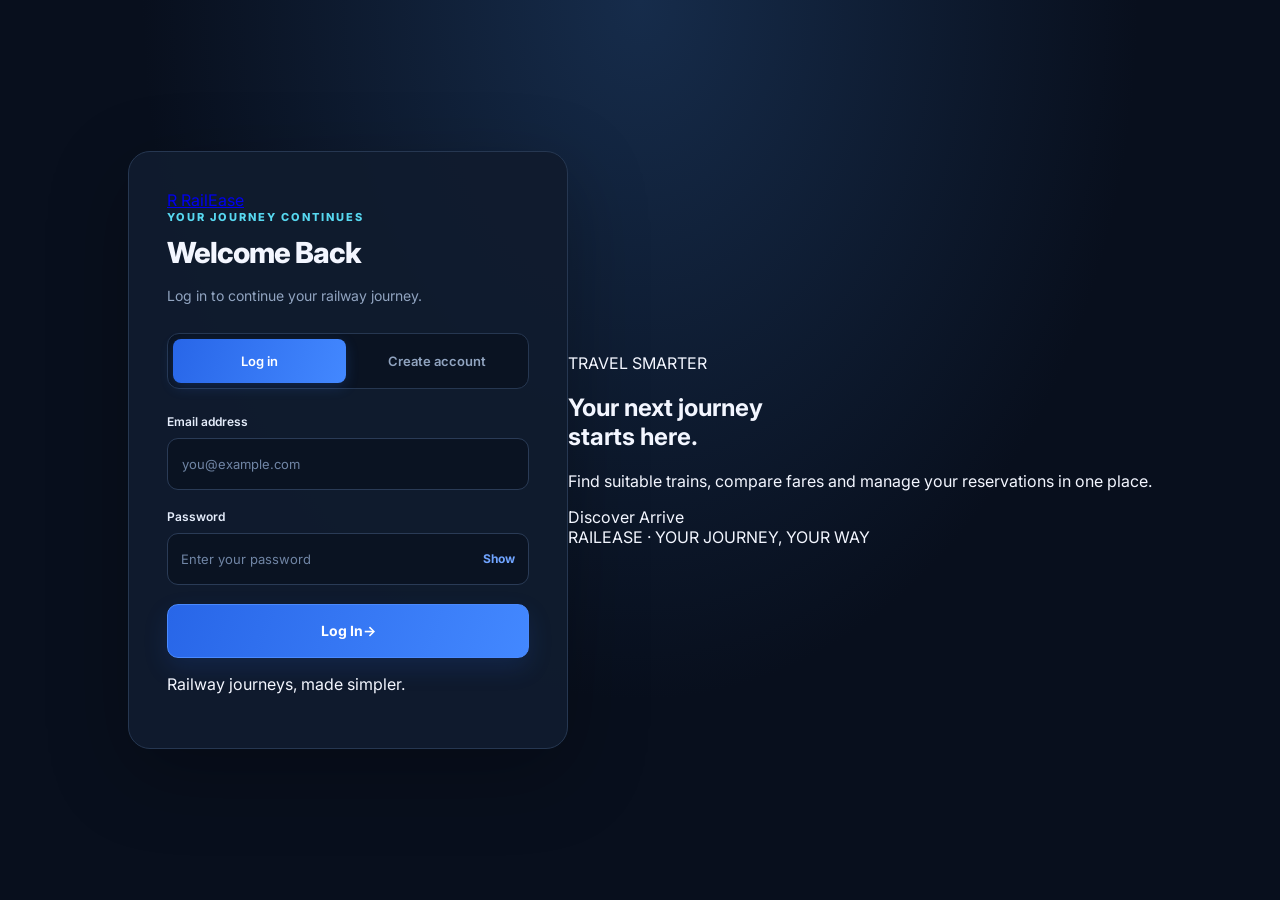
<file: frontend/login.html>
<!DOCTYPE html>
<html lang="en">
<head>
    <meta charset="UTF-8">
    <meta name="viewport" content="width=device-width, initial-scale=1.0">
    <title>RailEase | Welcome</title>
    <link rel="stylesheet" href="auth.css">
    <script src="auth.js" defer></script>
</head>
<body>
    <main class="auth-container">
        <section class="auth-card">
            <a class="brand" href="login.html">
                <span class="brand-icon">R</span>
                <span>Rail<span class="brand-accent">Ease</span></span>
            </a>

            <div class="auth-heading">
                <p id="form-kicker" class="eyebrow">YOUR JOURNEY CONTINUES</p>
                <h1 id="form-title">Welcome Back</h1>
                <p id="form-description">
                    Log in to continue your railway journey.
                </p>
            </div>

            <div class="auth-tabs" role="tablist">
                <button type="button" id="login-tab"
                        class="auth-tab active" role="tab"
                        aria-selected="true">
                    Log in
                </button>
                <button type="button" id="signup-tab"
                        class="auth-tab" role="tab"
                        aria-selected="false">
                    Create account
                </button>
            </div>

            <form id="auth-form">
                <div class="form-group" id="username-group" hidden>
                    <label for="username">Full name</label>
                    <input id="username" name="name" type="text"
                           placeholder="Enter your full name"
                           autocomplete="name">
                </div>

                <div class="form-group" id="email-group" hidden>
                    <label for="email">Email address</label>
                    <input id="email" name="email" type="email"
                           placeholder="you@example.com"
                           autocomplete="email">
                </div>

                <div class="form-group" id="identifier-group">
                    <label for="login-identifier">Email address</label>
                    <input id="login-identifier" name="identifier"
                           type="email" placeholder="you@example.com"
                           autocomplete="username" required>
                </div>

                <div class="form-group">
                    <label for="password">Password</label>
                    <div class="password-field">
                        <input id="password" name="password"
                               type="password" minlength="6"
                               placeholder="Enter your password"
                               autocomplete="current-password" required>
                        <button type="button" id="toggle-password"
                                class="password-toggle">
                            Show
                        </button>
                    </div>
                </div>

                <div class="form-group" id="confirm-group" hidden>
                    <label for="confirm-password">Confirm password</label>
                    <div class="password-field">
                        <input id="confirm-password"
                               name="confirmPassword" type="password"
                               minlength="6" placeholder="Repeat your password"
                               autocomplete="new-password">
                        <button type="button"
                                id="toggle-confirm-password"
                                class="password-toggle">
                            Show
                        </button>
                    </div>
                </div>

                <button type="submit" id="submit-button"
                        class="submit-button">
                    <span id="submit-label">Log In</span>
                    <span aria-hidden="true">→</span>
                </button>

                <p id="form-message" class="form-message"
                   role="status" aria-live="polite" hidden></p>
            </form>

            <p class="auth-footer">
                Railway journeys, made simpler.
            </p>
        </section>

        <aside class="auth-visual">
            <div class="visual-overlay"></div>
            <div class="visual-content">
                <span class="visual-tag">TRAVEL SMARTER</span>
                <h2>Your next journey<br>starts here.</h2>
                <p>
                    Find suitable trains, compare fares and manage
                    your reservations in one place.
                </p>
                <div class="visual-route">
                    <span class="route-point"></span>
                    <span class="route-line"></span>
                    <span class="route-point"></span>
                    <div class="route-labels">
                        <span>Discover</span>
                        <span>Arrive</span>
                    </div>
                </div>
            </div>
            <span class="visual-caption">RAILEASE · YOUR JOURNEY, YOUR WAY</span>
        </aside>
    </main>
</body>
</html>
</file>
<file: frontend/auth.css>
@import url('https://fonts.googleapis.com/css2?family=Inter:wght@400;500;600;700;800&display=swap');

:root {
    --bg: #080f1d;
    --card: #101b2e;
    --border: #263751;
    --text: #f3f6ff;
    --muted: #91a4c0;
    --blue: #3478f6;
    --cyan: #57d8f0;
}

* {
    box-sizing: border-box;
}

[hidden] {
    display: none !important;
}

html {
    min-height: 100%;
}

body {
    margin: 0;
    min-height: 100vh;
    font-family: 'Inter', sans-serif;
    color: var(--text);
    background:
        radial-gradient(ellipse at 50% 0%, #162c4b 0%, transparent 55%),
        var(--bg);
}

.auth-container {
    min-height: 100vh;
    display: flex;
    align-items: center;
    justify-content: center;
    padding: 30px 18px;
}

.auth-card {
    width: 100%;
    max-width: 440px;
    padding: 38px;
    border: 1px solid var(--border);
    border-radius: 22px;
    background: rgba(16, 27, 46, 0.97);
    box-shadow: 0 24px 80px #00000045;
}

.auth-card h1 {
    margin: 0 0 32px;
    font-size: 27px;
    font-weight: 800;
    letter-spacing: -1px;
}

#form-kicker {
    margin: 0 0 10px;
    color: var(--cyan);
    font-size: 11px;
    font-weight: 800;
    letter-spacing: 2px;
}

#form-title {
    margin: 0;
    font-size: 29px;
    line-height: 1.3;
    letter-spacing: -1px;
}

#form-description {
    margin: 12px 0 25px;
    color: var(--muted);
    font-size: 14px;
    line-height: 1.7;
}

.auth-tabs {
    display: flex;
    gap: 5px;
    padding: 5px;
    margin-bottom: 25px;
    border: 1px solid var(--border);
    border-radius: 12px;
    background: #0a1322;
}

.auth-tabs button {
    flex: 1;
    min-height: 44px;
    border: 0;
    border-radius: 8px;
    background: transparent;
    color: var(--muted);
    font-family: inherit;
    font-size: 13px;
    font-weight: 600;
    cursor: pointer;
    transition: background 0.2s, color 0.2s;
}

.auth-tabs button.active {
    background: linear-gradient(110deg, #2866e8, #4388ff);
    color: white;
    box-shadow: 0 4px 14px #3478f633;
}

.form-group {
    margin-bottom: 19px;
}

.form-group > label {
    display: block;
    margin-bottom: 9px;
    color: #e5edfb;
    font-size: 12px;
    font-weight: 600;
}

.form-group > input,
.password-field {
    width: 100%;
    min-height: 52px;
    border: 1px solid #2a3b56;
    border-radius: 11px;
    background: #0a1322;
    transition: border-color 0.2s, box-shadow 0.2s;
}

.form-group > input {
    padding: 0 14px;
    color: var(--text);
    font-family: inherit;
    font-size: 13px;
    outline: none;
}

.password-field {
    display: flex;
    align-items: center;
    gap: 10px;
    padding: 0 13px;
}

.form-group > input:focus,
.password-field:focus-within {
    border-color: var(--blue);
    box-shadow: 0 0 0 3px #3478f625;
}

.password-field input {
    width: 100%;
    min-width: 0;
    height: 48px;
    padding: 0;
    border: 0;
    outline: none;
    background: transparent;
    color: var(--text);
    font-family: inherit;
    font-size: 13px;
}

input::placeholder {
    color: #7085a5;
}

.password-field button {
    flex-shrink: 0;
    padding: 8px 0 8px 8px;
    border: 0;
    background: transparent;
    color: #70a4ff;
    font-family: inherit;
    font-size: 12px;
    font-weight: 700;
    cursor: pointer;
}

#submit-button {
    display: flex;
    align-items: center;
    justify-content: center;
    width: 100%;
    min-height: 54px;
    margin-top: 7px;
    border: 1px solid #4a8aff;
    border-radius: 11px;
    background: linear-gradient(110deg, #2866e8, #4388ff);
    color: white;
    font-family: inherit;
    font-size: 14px;
    font-weight: 700;
    cursor: pointer;
    box-shadow: 0 10px 25px #2866e825;
    transition: transform 0.2s, filter 0.2s;
}

#submit-button:hover {
    filter: brightness(1.1);
    transform: translateY(-1px);
}

#form-message {
    margin: 14px 0 0;
    color: #ffb7c0;
    font-size: 12px;
    line-height: 1.6;
}

#form-message:empty {
    display: none;
}

#form-message.success {
    color: #8ce4c7;
}

@media (max-width: 520px) {
    .auth-container {
        padding: 20px 14px;
    }

    .auth-card {
        padding: 28px 22px;
        border-radius: 18px;
    }

    .auth-card h1 {
        font-size: 24px;
    }

    #form-title {
        font-size: 25px;
    }
}
</file>
